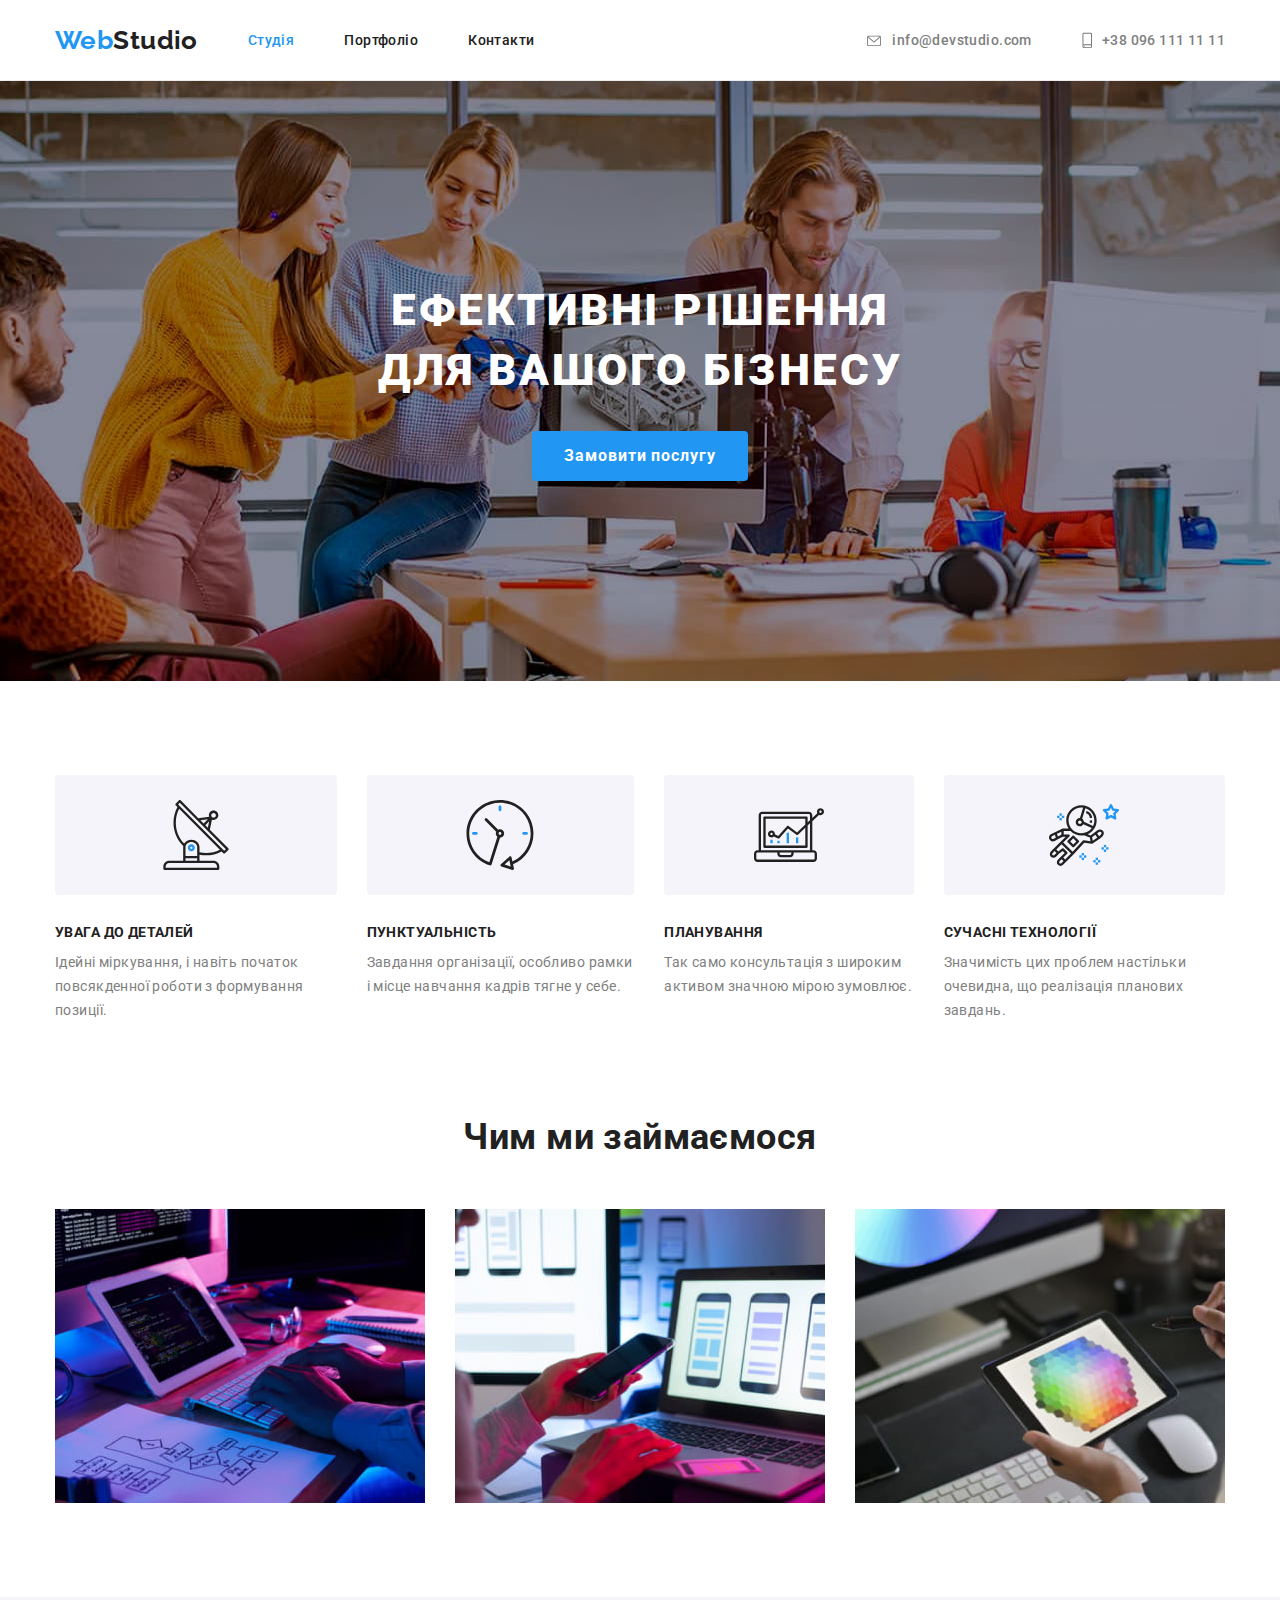
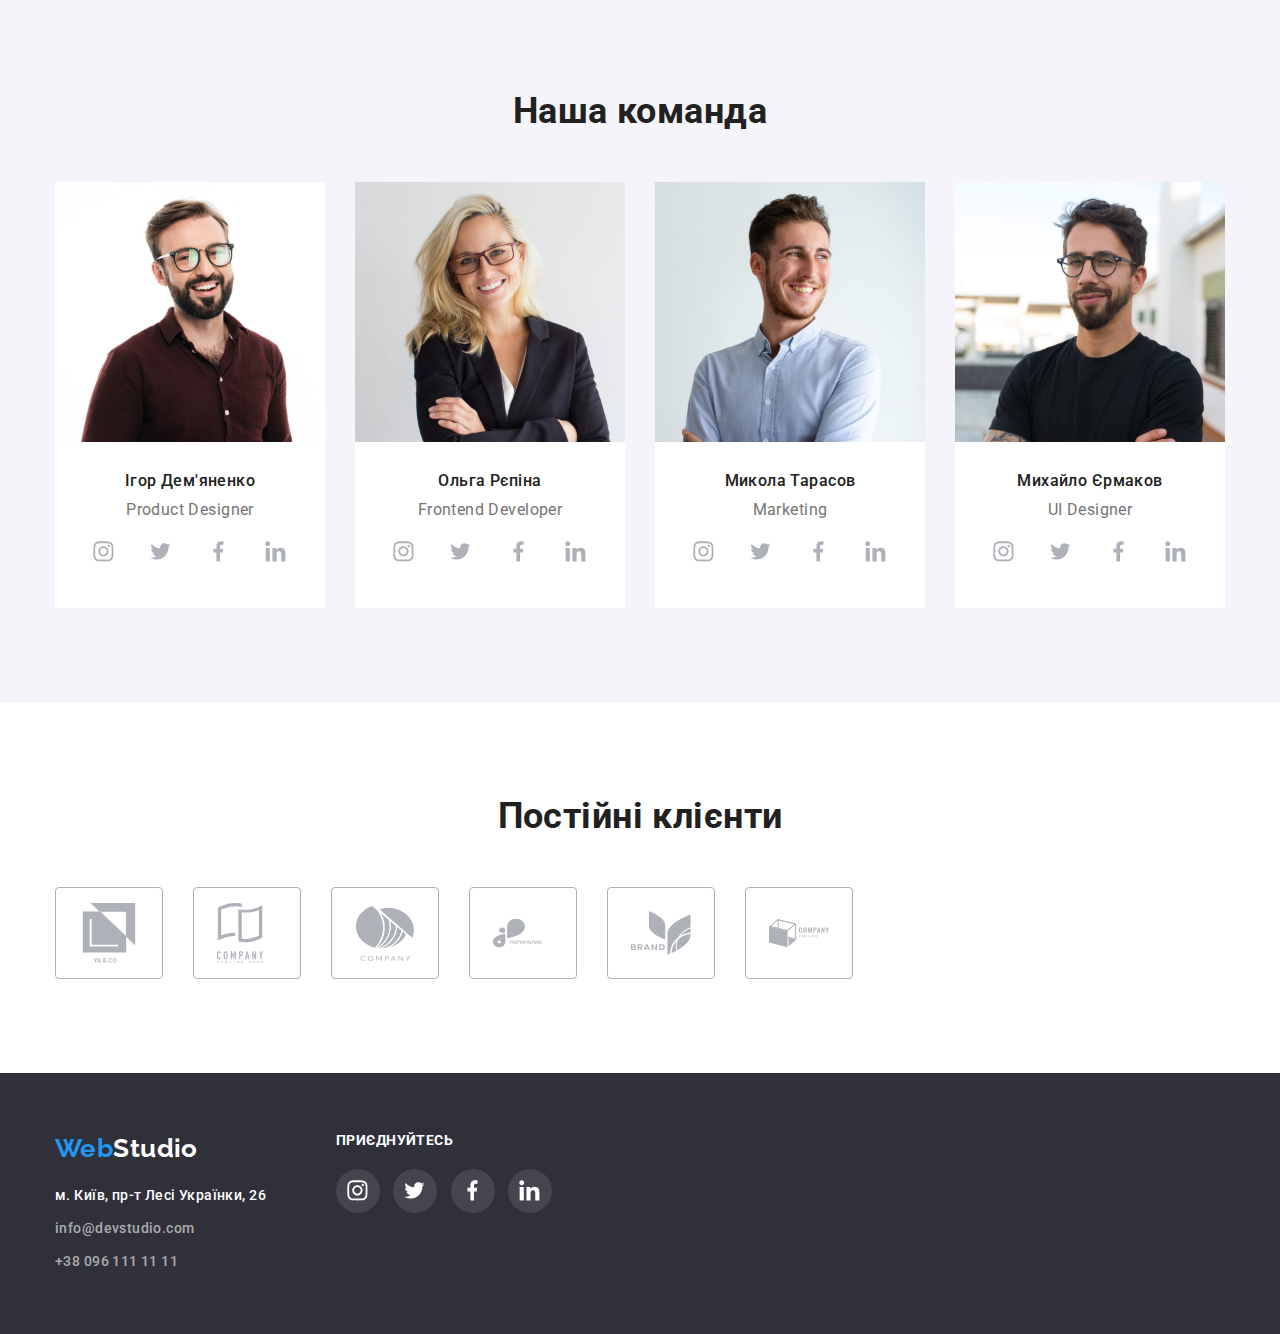
<file: index.html>
<!DOCTYPE html>
<html lang="uk">
  
  <!-- Head -->
    <head>
    <!-- Meta -->
      <meta charset="utf-8">
      <meta name="viewport" content="width=device-width, initial-scale=1.0">
      <meta http-equiv="X-UA-Compatible" content="IE=edge"> 
      <title>WebStudio</title>
      <link rel="preconnect" href="https://fonts.googleapis.com">
      <link rel="preconnect" href="https://fonts.gstatic.com" crossorigin>
      <link href="https://fonts.googleapis.com/css2?family=Raleway:wght@700&family=Roboto:wght@400;500;700;900&display=swap" rel="stylesheet">
    <!-- Custom styles -->
      <link rel="stylesheet" href="./css/modern-normalize.css">
      <link rel="stylesheet" href="./css/styles.css">
    </head>
    <body>
      <header>
    <!-- Header -->    
        <div class="container">
    <!-- Navigation -->
    <nav>
      <a href="./index.html" class="logo"><span class="web">Web</span>Studio</a>
      <ul>
        <li><a href="./index.html" class="current">Студія</a></li>
        <li><a href="./portfolio.html">Портфоліо</a></li>
        <li><a href="#">Контакти</a></li>
      </ul>
    </nav>
      <ul class="contacts">
        <li>
          <a href="mailto:info@devstudio.com"><svg width="16" height="12">
            <use href="./images/icons.svg#envelope"></use>
          </svg>
          info@devstudio.com</a>
        </li>
        <li>
          <a href="tel:+380961111111"> <svg width="10" height="16">
              <use href="./images/icons.svg#smartphone"></use>
          </svg>+38 096 111 11 11</a>
          </li>
      </ul>
  </div>
      </header>
    <!-- Шапка -->
    <main>
      <!-- Зміст -->
    <section class="hat">
      <div class="container">
    <h1>Ефективні рішення<br> для вашого бізнесу</h1>
    <button type="button">Замовити послугу</button>
  </div>
  </section>
    <!-- Особливості -->
    <section  class="section special">
      <div class="container">
      <ul>
        <li>
          <div>
          <svg>
            <use href="./images/icons.svg#satellite"></use>
          </svg>
        </div>
          <h3>УВАГА ДО ДЕТАЛЕЙ</h3>
          <p>Ідейні міркування, і навіть початок повсякденної роботи з формування позиції.</p>
        </li>
        <li>
          <div>
          <svg>
            <use href="./images/icons.svg#clock"></use>
          </svg>
        </div>
          <h3>ПУНКТУАЛЬНІСТЬ</h3>
          <p>Завдання організації, особливо рамки і місце навчання кадрів тягне у себе.</p>
        </li>
        <li>
          <div>
          <svg>
            <use href="./images/icons.svg#diagram"></use>
          </svg>
        </div>
          <h3>ПЛАНУВАННЯ</h3>
          <p>Так само консультація з широким активом значною мірою зумовлює.</p>
        </li>
        <li>
          <div>
          <svg>
            <use href="./images/icons.svg#astronaut"></use>
          </svg>
        </div>
          <h3>СУЧАСНІ ТЕХНОЛОГІЇ</h3>
          <p>Значимість цих проблем настільки очевидна, що реалізація планових завдань.</p>
        </li>
      </ul>
    </div>
    </section>
<!-- Чим ми займаємося -->
<section class="section tasks">
  <div class="container">
<h2 class="title">Чим ми займаємося</h2>
<ul>
  <li>
    <img src="images/img_1.jpg" alt="coding on ipad" width="370" height="294" class="img-1">
  </li>
  <li>
    <img src="images/img_2.jpg" alt="coding on mac" width="370" height="294" class="img-2">
  </li>
  <li>
    <img src="images/img_3.jpg" alt="tablet gamma" width="370" height="294" class="img-3">
  </li>
</ul>
</div>
</section>
<!-- Наша команда -->
<section class="command section">
  <div class="container">
  <h2 class="title">Наша команда</h2>
  <ul class="command-ul">
      <li class="command-li">
      <img src="images/img_4.jpg" alt="Ігор Дем'яненко" width="270" height="260">
      <div class="command-div">
      <h3>Ігор Дем'яненко</h3>
    <p>Product Designer</p>
    <ul class="list-icons">
      <li>
    <a href="#instagram">
      <svg width="44px" height="44px">
        <use class href="./images/icons.svg#instagram"></use>
      </svg>
    </a>
  </li>
  <li>
    <a href="#twitter">
      <svg width="44px" height="44px">
        <use href="./images/icons.svg#twitter"></use>
      </svg>
    </a>
    </li>
    <li>
    <a href="#facebook">
      <svg width="44px" height="44px">
        <use href="./images/icons.svg#facebook"></use>
      </svg>
    </a>
  </li>
  <li>
    <a href="#linkedin">
      <svg width="44px" height="44px">
        <use href="./images/icons.svg#linkedin"></use>
      </svg>
    </a>
  </li>
  </ul>
    </div>
  </li>
      <li class="command-li">
      <img src="images/img_5.jpg" alt="Ольга Рєпіна" width="270" height="260">
      <div class="command-div">
      <h3>Ольга Рєпіна</h3>
      <p>Frontend Developer</p>
      <ul class="list-icons">
        <li>
      <a href="#instagram">
        <svg width="44px" height="44px">
          <use href="./images/icons.svg#instagram"></use>
        </svg>
      </a>
    </li>
    <li>
      <a href="#twitter">
        <svg width="44px" height="44px">
          <use href="./images/icons.svg#twitter"></use>
        </svg>
      </a>
      </li>
      <li>
      <a href="#facebook">
        <svg width="44px" height="44px">
          <use href="./images/icons.svg#facebook"></use>
        </svg>
      </a>
    </li>
    <li>
      <a href="#linkedin">
        <svg width="44px" height="44px">
          <use href="./images/icons.svg#linkedin"></use>
        </svg>
      </a>
    </li>
    </ul>
      </div>
      </li>
    <li class="command-li">
      <img src="images/img_6.jpg" alt="Микола Тарасов" width="270" height="260">
      <div class="command-div">
      <h3>Микола Тарасов</h3>
      <p>Marketing</p>
      <ul class="list-icons">
        <li>
      <a href="#instagram">
        <svg width="44px" height="44px">
          <use href="./images/icons.svg#instagram"></use>
        </svg>
      </a>
    </li>
    <li>
      <a href="#twitter">
        <svg width="44px" height="44px">
          <use href="./images/icons.svg#twitter"></use>
        </svg>
      </a>
      </li>
      <li>
      <a href="#facebook">
        <svg width="44px" height="44px">
          <use href="./images/icons.svg#facebook"></use>
        </svg>
      </a>
    </li>
    <li>
      <a href="#linkedin">
        <svg width="44px" height="44px">
          <use href="./images/icons.svg#linkedin"></use>
        </svg>
      </a>
    </li>
    </ul>
      </div>
      </li>
    <li class="command-li">
        <img src="images/img_7.jpg" alt="Михайло Єрмаков" width="270" height="260">
        <div class="command-div">
        <h3>Михайло Єрмаков</h3>
      <p>UI Designer</p>
      <ul class="list-icons">
        <li>
      <a href="#instagram">
        <svg width="44px" height="44px">
          <use href="./images/icons.svg#instagram"></use>
        </svg>
      </a>
    </li>
    <li>
      <a href="#twitter">
        <svg width="44px" height="44px">
          <use href="./images/icons.svg#twitter"></use>
        </svg>
      </a>
      </li>
      <li>
      <a href="#facebook">
        <svg width="44px" height="44px">
          <use href="./images/icons.svg#facebook"></use>
        </svg>
      </a>
    </li>
    <li>
      <a href="#linkedin">
        <svg width="44px" height="44px">
          <use href="./images/icons.svg#linkedin"></use>
        </svg>
      </a>
    </li>
    </ul>
      </div>
      </li>
  </ul>
</div>
  </section>
  <!--Постійні клієнти-->
  <section class="section clients">
  <div class="container">
<h2>Постійні клієнти</h2>
<ul class="clients-ul">
  <li class="clients-li">
    <a href="" class="clients-link">
    <svg>
    <use href="./images/icons.svg#yaco"></use>
  </svg>
  </a>
</li>
  <li class="clients-li">
    <a href="" class="clients-link">
    <svg>
    <use href="./images/icons.svg#company"></use>
  </svg>
  </a>
</li>
  <li class="clients-li">
    <a href="" class="clients-link">
    <svg>
    <use href="./images/icons.svg#company-1"></use>
  </svg>
  </a>
</li>
  <li class="clients-li">
    <a href="" class="clients-link">
    <svg>
    <use href="./images/icons.svg#foster"></use>
  </svg>
  </a>
</li>
  <li class="clients-li">
    <a href="" class="clients-link">
    <svg>
    <use href="./images/icons.svg#brand"></use>
  </svg>
  </a>
</li>
  <li class="clients-li">
    <a href="" class="clients-link">
    <svg>
    <use href="./images/icons.svg#company-2"></use>
  </svg>
  </a>
</li>
</ul>
</div>
  </section>
</main>
  <!--Bottom-->
  <footer>
    <section class="container">
    <div>
<!--Logo-->
<a href="./index.html" class="logo"><span class="web">Web</span><span class="stud1">Studio</span></a>
<!--Address-->
<address>
<ul>
  <li><a href="https://goo.gl/maps/CPtrU1FHBa2aNyZL9" target="_blank" rel="noopener noreferrer" class="link addpos1">м. Київ, пр-т Лесі Українки, 26</a></li>
  <li><a href="mailto:info@devstudio.com" class="link addpos2">info@devstudio.com</a></li>
  <li><a href="tel:+380961111111" class="link addpos2">+38 096 111 11 11</a></li>
</ul>
</address>
</div>
<!--Приєднуйтесь-->
<div>
  <h2>Приєднуйтесь</h2>
  <ul class="list-icons">
    <li>
  <a href="#instagram">
    <svg width="44px" height="44px">
      <use href="./images/icons.svg#instagram"></use>
    </svg>
  </a>
</li>
<li>
  <a href="#twitter">
    <svg width="44px" height="44px">
      <use href="./images/icons.svg#twitter"></use>
    </svg>
  </a>
  </li>
  <li>
  <a href="#facebook">
    <svg width="44px" height="44px">
      <use href="./images/icons.svg#facebook"></use>
    </svg>
  </a>
</li>
<li>
  <a href="#linkedin">
    <svg width="44px" height="44px">
      <use href="./images/icons.svg#linkedin"></use>
    </svg>
  </a>
</li>
</ul>
</div>
</div>
</section>
</footer>
</body>
</html>
</file>
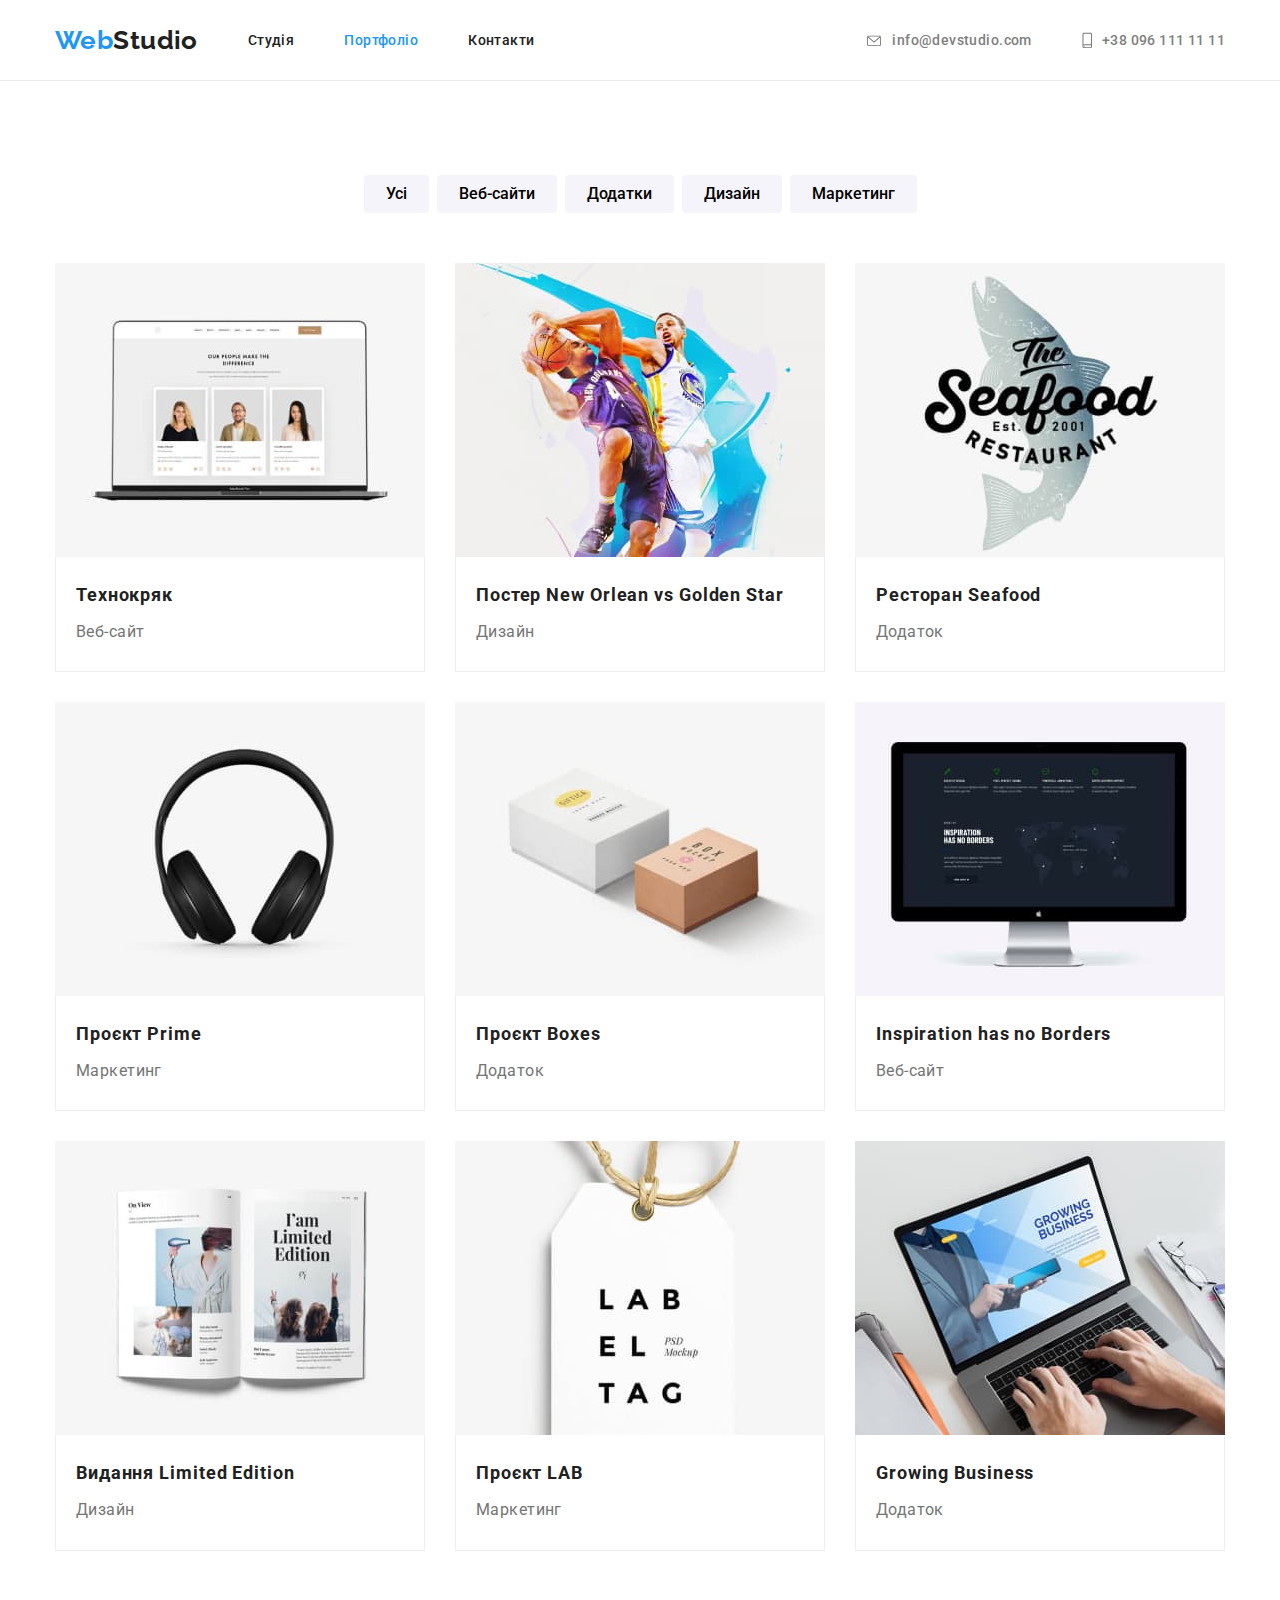
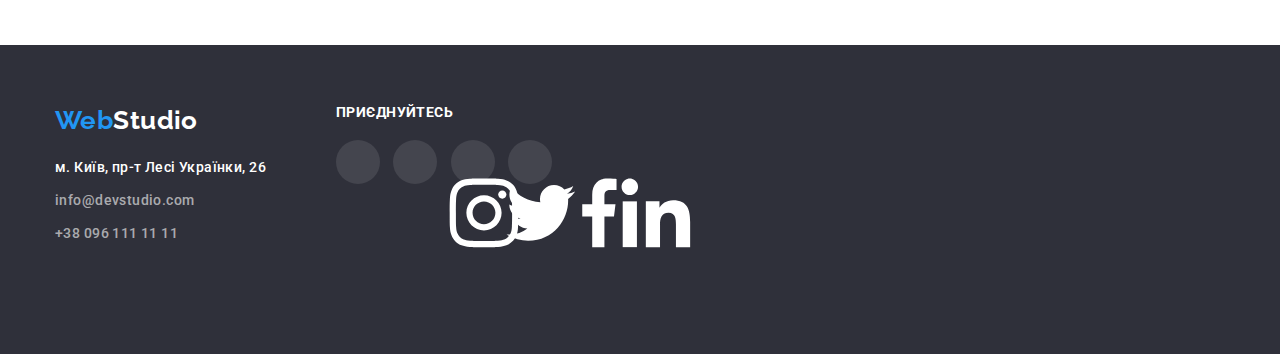
<file: portfolio.html>
<!DOCTYPE html>
<html lang="uk">
  
  <!-- Head -->
    <head>
    <!-- Meta -->
      <meta charset="utf-8">
      <meta name="viewport" content="width=device-width, initial-scale=1.0">
      <meta http-equiv="X-UA-Compatible" content="IE=edge"> 
      <title>WebStudio</title>
      <link rel="preconnect" href="https://fonts.googleapis.com">
      <link rel="preconnect" href="https://fonts.gstatic.com" crossorigin>
      <link href="https://fonts.googleapis.com/css2?family=Raleway:wght@700&family=Roboto:wght@400;500;700;900&display=swap" rel="stylesheet">
    <!-- Custom styles -->
    <link rel="stylesheet" href="./css/modern-normalize.css">
    <link rel="stylesheet" href="./css/styles.css">
    </head>
    <body>
      <header>
        <!-- Header -->    
            <div class="container">
        <!-- Navigation -->
        <nav>
          <a href="./index.html" class="logo"><span class="web">Web</span>Studio</a>
          <ul>
            <li><a href="./index.html">Студія</a></li>
            <li><a href="./portfolio.html" class="current">Портфоліо</a></li>
            <li><a href="#">Контакти</a></li>
          </ul>
        </nav>
          <ul class="contacts">
            <li>
              <a href="mailto:info@devstudio.com"><svg width="16" height="12">
                <use href="./images/icons.svg#envelope"></use>
              </svg>
              info@devstudio.com</a>
            </li>
            <li>
              <a href="tel:+380961111111"> <svg width="10" height="16">
                  <use href="./images/icons.svg#smartphone"></use>
              </svg>+38 096 111 11 11</a>
              </li>
          </ul>
      </div>
          </header>
      <!-- Main -->
    <main>
      <section class="section">
        <div class="container">
        <h1 class="visually-hidden">Portfolio</h1>
      <!-- Кнопки -->
    <ul class="button-list">
        <li><button type="button">Усі</button></li>
        <li><button type="button">Веб-сайти</button></li>
        <li><button type="button">Додатки</button></li>
        <li><button type="button">Дизайн</button></li>
        <li><button type="button">Маркетинг</button></li>
    </ul>
    <!-- Posters -->
      <ul class="posters">
        <li>
          <a href="">
            <img src="./images/img_8.jpg" alt="Технокряк" width="370" height="294">
      <div>
            <h2>Технокряк</h2>
            <p>Веб-сайт</p>
      </div>
    </a>
    </li>
        <li>
          <a href="">
            <img src="./images/img_9.jpg" alt="Постер New Orlean vs Golden Star" width="370" height="294">
      <div>
      <h2>Постер New Orlean vs Golden Star</h2>
      <p>Дизайн</p>
      </div>
    </a>
    </li>
        <li>
          <a href="">
            <img src="./images/img_10.jpg" alt="Ресторан Seafood" width="370" height="294">
      <div>
            <h2>Ресторан Seafood</h2>
      <p>Додаток</p>
    </div>
  </a>
    </li>
        <li>
          <a href="">
            <img src="./images/img_11.jpg" alt="Проєкт Prime" width="370" height="294">
      <div>
            <h2>Проєкт Prime</h2>
      <p>Маркетинг</p>
    </div>
  </a>
    </li>
        <li>
          <a href="">
            <img src="./images/img_12.jpg" alt="Проєкт Boxes" width="370" height="294">
            <div>
              <h2>Проєкт Boxes</h2>
      <p>Додаток</p>
    </div>
  </a>
    </li>
        <li>
          <a href="">
            <img src="./images/img_13.jpg" alt="Inspiration has no Borders" width="370" height="294">
      <div>
            <h2>Inspiration has no Borders</h2>
      <p>Веб-сайт</p>
    </div>
  </a>
    </li>
        <li>
          <a href="">
            <img src="./images/img_14.jpg" alt="Видання Limited Edition" width="370" height="294">
      <div>
            <h2>Видання Limited Edition</h2>
      <p>Дизайн</p>
    </div>
  </a>
    </li>
        <li>
          <a href="">
            <img src="./images/img_15.jpg" alt="Проєкт LAB" width="370" height="294">
      <div>
            <h2>Проєкт LAB</h2>
      <p>Маркетинг</p>
    </div>
  </a>
    </li>
        <li>
          <a href="">
            <img src="./images/img_16.jpg" alt="Growing Business" width="370" height="294">
      <div>
            <h2>Growing Business</h2>
      <p>Додаток</p>
    </div>
  </a>
    </li>
      </ul>
    </div>
    </section>
    <!-- Posters end -->
</main>
    <!--Bottom-->
    <footer>
      <section class="container">
      <div>
  <!--Logo-->
  <a href="./index.html" class="logo"><span class="web">Web</span><span class="stud1">Studio</span></a>
  <!--Address-->
  <address>
  <ul>
    <li><a href="https://goo.gl/maps/CPtrU1FHBa2aNyZL9" target="_blank" rel="noopener noreferrer" class="link addpos1">м. Київ, пр-т Лесі Українки, 26</a></li>
    <li><a href="mailto:info@devstudio.com" class="link addpos2">info@devstudio.com</a></li>
    <li><a href="tel:+380961111111" class="link addpos2">+38 096 111 11 11</a></li>
  </ul>
  </address>
  </div>
  <!--Приєднуйтесь-->
  <div>
    <h2>Приєднуйтесь</h2>
    <ul class="list-icons">
      <li>
    <a href="#instagram">
      <svg class="social-links">
        <use href="./images/icons.svg#instagram"></use>
      </svg>
    </a>
  </li>
  <li>
    <a href="#twitter">
      <svg class="social-links">
        <use href="./images/icons.svg#twitter"></use>
      </svg>
    </a>
    </li>
    <li>
    <a href="#facebook">
      <svg class="social-links">
        <use href="./images/icons.svg#facebook"></use>
      </svg>
    </a>
  </li>
  <li>
    <a href="#linkedin">
      <svg class="social-links">
        <use href="./images/icons.svg#linkedin"></use>
      </svg>
    </a>
  </li>
  </ul>
  </div>
  </div>
  </section>
  </footer>
</body>
</html>
</file>
<file: css/styles.css>
/* Root */


:root {
--black:#212121;
--white:#FFFFFF;
--blue:#2196F3;
--grey80:#808080;
--grey-transparent:rgba(255, 255, 255, 0.6);
--grey75:#757575;
--whiteF5:#F5F4FA;
--dark-grey:#2F303A;
--whiteECE:#ECECEC;
--whiteEEE:#EEEEEE;
--light-grey:#AFB1B8;
--footer-icon:rgba(255, 255, 255, 0.1);
--boxes-hover:rgba(0, 0, 0, 0.3);
}
/* Root end */


/* Container */
.container {
width: 1200px;
padding-left: 15px;
padding-right: 15px;
margin: 0 auto;
}
/* Icon */
.icon {
display: inline-block;
width: 1em;
height: 1em;
stroke-width: 0;
stroke: currentColor;
fill: currentColor;
}
/* Body */
body {
font-family: 'Roboto', sans-serif;
color:var(--black);
font-weight: 400;
font-size: 14px;
line-height:1.17;
letter-spacing: 0.03em;
background:var(--white);
}
/* Ul reset */
ul {
list-style: none;
margin:0;
padding:0;}
/* A decoration reset */
a {
text-decoration: none;
}
/* IMG */
img {
display:block;
max-width:100%;}
/* Section padding */
.section {
padding-top:94px;
padding-bottom:94px;
}
/* Hide H1 */
.visually-hidden {
position: absolute;
white-space: nowrap;
width: 1px;
height: 1px;
overflow: hidden;
border: 0;
padding: 0;
clip: rect(0 0 0 0);
clip-path: inset(50%);
margin: -1px;
} 


/* Навігація (navigation) */


/* header */
header {
background:var(--white);
border-bottom: 1px solid var(--whiteECE);
}
/* nav flex */
header div,
header ul,
header nav {
display:flex;
justify-content:space-between;
align-items:center;
gap: 50px;
}
/* Webstudio logo */
.logo {
font-family: 'Raleway';
font-weight: 700;
font-size: 26px;
color:var(--black);
line-height: 1.2;
}
/* Current page */
.current {
color: var(--blue);
}
/* link hover */
header nav ul a:hover,
header nav ul a:active{
color:var(--blue);
}
/* студія портфоліо контакти text */
header nav ul a {
font-weight: 500;
color:var(--black);
display: block;
padding: 32px 0;
}
/* email + tel */
header .contacts a {
color:var(--grey80);
font-weight: 500;
fill: var(--grey75);
display: flex;
align-items: center;
justify-content: center;
}
/* email + tel :hover */
header .contacts a:hover,
header .contacts a:active {
fill: var(--blue);
color: var(--blue);
}
/* Contacts icon margin */
header .contacts a svg {
margin-right: 10px;
}    
/* Навігація (navigation) end */


/* Шапка (hat) */


/* hat bg */
.hat { 
background:linear-gradient(to right, rgba(47, 48, 58, 0.4), #C4C4C4); 
background-image:url(../images/bg.jpg);
background-position: 50% 50%;
background-repeat: no-repeat;
background-size: 1600px 600px;
padding-top: 200px;
padding-bottom: 200px;
}
/*  hat h1 */
.hat h1 {
font-weight: 900;
font-size: 44px;
line-height: 1.36;
text-align: center;
letter-spacing: 0.06em;
text-transform: uppercase;
color: var(--white);
margin-top: 0;
margin-bottom: 30px;
}
/* hat button */
.hat button {
font-weight: 700;
font-size: 16px;
line-height: 1.88;
letter-spacing: 0.06em;
background:var(--blue);
color: var(--white);
cursor: pointer;
margin: 0 auto;
display: block;
padding: 10px 32px 10px 32px;
border-radius: 4px;
border: none;
}
.hat button:hover
.hat button:active {
cursor: pointer;
}
/* Шапка (hat) end */


/* Особливості (special) */


/* special ul */
.special ul {
display: flex;
justify-content:space-between;
gap: 30px;
}
/* special h3 */
.special h3 {
font-size: 14px;
font-weight: 700;
text-transform: uppercase;
line-height: 1.14;
margin: 0 auto;
margin-bottom: 10px;
}
/* special p */
.special p {
font-size: 14px;
line-height: 1.71;
color:var(--grey80);
margin: 0 auto;
}
/* special ul */
.special li {
flex-basis: calc((100% -30px * 3) / 4);
}
/* special div */
.special ul li div {
background-color: var(--whiteF5);
height: 120px;
margin-bottom: 30px;
border-radius: 4px;
display: flex;
justify-content: center;
align-items: center;
}
/* svg */
.special svg {
display: block;

height: 70px;
width: 70px;
}
/* Особливості (special) end */


/* Tasks */


/* tasks */
.tasks {
padding-top: 0;
}
/* title */
.title {
font-weight: 700;
font-size: 36px;
line-height: 1.16;
text-align: center;
margin-top:0;
margin-bottom:50px;
}
/* tasks ul */
.tasks ul {
display:flex;
flex-direction:row;
justify-content:space-between;
margin: 0;
}
/* Tasks end */


/* Наша команда */


/* command bg */
.command {
background-color: var(--whiteF5);
}  
/* Box li */
.command-li {
background-color: var(--white);
}
/* ul */
.command-ul:not(.list-icons) {
display: flex;
justify-content:space-between;
}
/* text div */
.command-div {
text-align: center;
padding-top:30px;
padding-bottom:30px;
}
/* member h3 */
.command h3 {
font-weight: 500;
font-size: 16px;
line-height: 1.18;
color:var(--black);
margin: 0;
margin-bottom: 10px;
}
/* member position p */
.command p {
font-size: 16px;
line-height: 1.18;
color:var(--grey75);
margin: 0;
margin-bottom: 10px;
}
/* a */
.command a {
width: 44px;
height: 44px;
border-radius:50%;
background-color: var(--white);
fill: var(--light-grey);
}
/* a hover */
.command a:hover,
.command a:active {
background-color: var(--blue);
fill: var(--white);
}
.list-icons li {
display: inline-flex;
flex-direction: row;
margin-right: 10px;
}
.list-icons > li:last-of-type {
margin-right: 0px;
}
/* Наша команда end */


/* Clients */


/* clients h2 */
.clients h2 {
font-weight: 700;
font-size: 36px;
line-height: 1.16;
text-align: center;
margin: 0;
margin-bottom: 50px;
}
/* clients li */
.clients-li {
margin-right: 30px;
flex-basis: calc((100% -30px * 5) / 6);
}
/* clients ul */
.clients-ul {
display: flex;
}
/* clients li:last-of-type */
.clients-li:last-of-type {
margin-right: 0px;
}
/* clients li svg */
.clients li svg {
width: 106px;
height: 60px;
}
/* clients link */
.clients-link {
height: 92px;
border: 1px solid var(--light-grey);
border-radius: 4px;
display: flex;
justify-content: center;
align-items: center;
fill: var(--light-grey);
}
/* clients link:hover */
.clients-link:hover,
.clients-link:active {
border: 1px solid var(--blue);
fill: var(--blue);}
/* Clients end */


/* Footer */


/* footer */
footer {
background:var(--dark-grey); 
padding-top: 60px;
padding-bottom: 60px;
}
/* Footer h2 */
footer h2 {
font-weight: 700;
line-height: 1.14;
font-size: 14px;
text-transform: uppercase;
color:var(--white);
margin:0;
margin-bottom: 20px;
}
/* a */
footer .list-icons a {
width: 44px;
height: 44px;
border-radius:50%;
background-color: var(--footer-icon);
fill: var(--white);
}
/* a:hover */
footer .list-icons a:hover {
background-color: var(--blue);
}
footer section {
display: flex;
}
/* Address margin */
footer address {
margin-top: 20px;
margin-right: 70px;
}
/* address list margin */
footer address li:not(:last-child)  {
margin-bottom: 9px;
} 
/* address */
.addpos1 {
line-height: 1.71;
font-weight: 500;
color: var(--white);
font-style: normal;
}
/* Address */
.addpos2 {
line-height: 1.71;
color: var(--grey-transparent);
font-weight: 500;
font-style: normal;
}
/* Studio black */
.stud1 {
color: var(--white);
}
/* Web white */
.web {
color:var(--blue);
}


/* End Footer */


/* Portfolio */


/* Button Portfolio */


.button-list {
display: flex;
justify-content: center;
margin-bottom: 50px;
}  
/* button margin */
.button-list li {
margin-right:8px;
}
.button-list li:last-of-type {
margin-right:0;
}  
/* button */
.button-list button {
cursor: pointer;
background:var(--whiteF5);
font-weight: 500;
font-size: 16px;
line-height: 1.62;
font-family: inherit;
padding: 6px 22px 6px 22px;
border: none;
border-radius: 4px;
}
/* Button hover */
.button-list button:hover {
background-color:var(--blue);
color: var(--white);
box-shadow: 3px 3px 5px 2px var(--boxes-hover);
}

/* Button Portfolio end */


/* Posters */


.posters {
display: flex;
flex-wrap: wrap;
gap: 30px;
}
/* posters li div */
.posters li div {
padding: 20px 24px 24px 20px;
border-bottom: 1px solid var(--whiteEEE);
border-right: 1px solid var(--whiteEEE);
border-left: 1px solid var(--whiteEEE);
}
/* posters h2 */
.posters h2 {
font-weight: 700;
font-size: 18px;
line-height: 2;
letter-spacing: 0.05em;
margin:0;
margin-bottom: 4px;
color: var(--black);
}
/* posters p */
.posters p {
font-size: 16px;
line-height: 1.88;
color:var(--grey75);
margin:0;
}
/* posters li */
.posters li {
width: calc((100% - 60px) / 3);
}
.posters a {
display: block;
}
/* posters a:hover */
.posters a:hover {
box-shadow: 2px 2px 5px 2px var(--boxes-hover);
}

/* Posters end */
</file>
